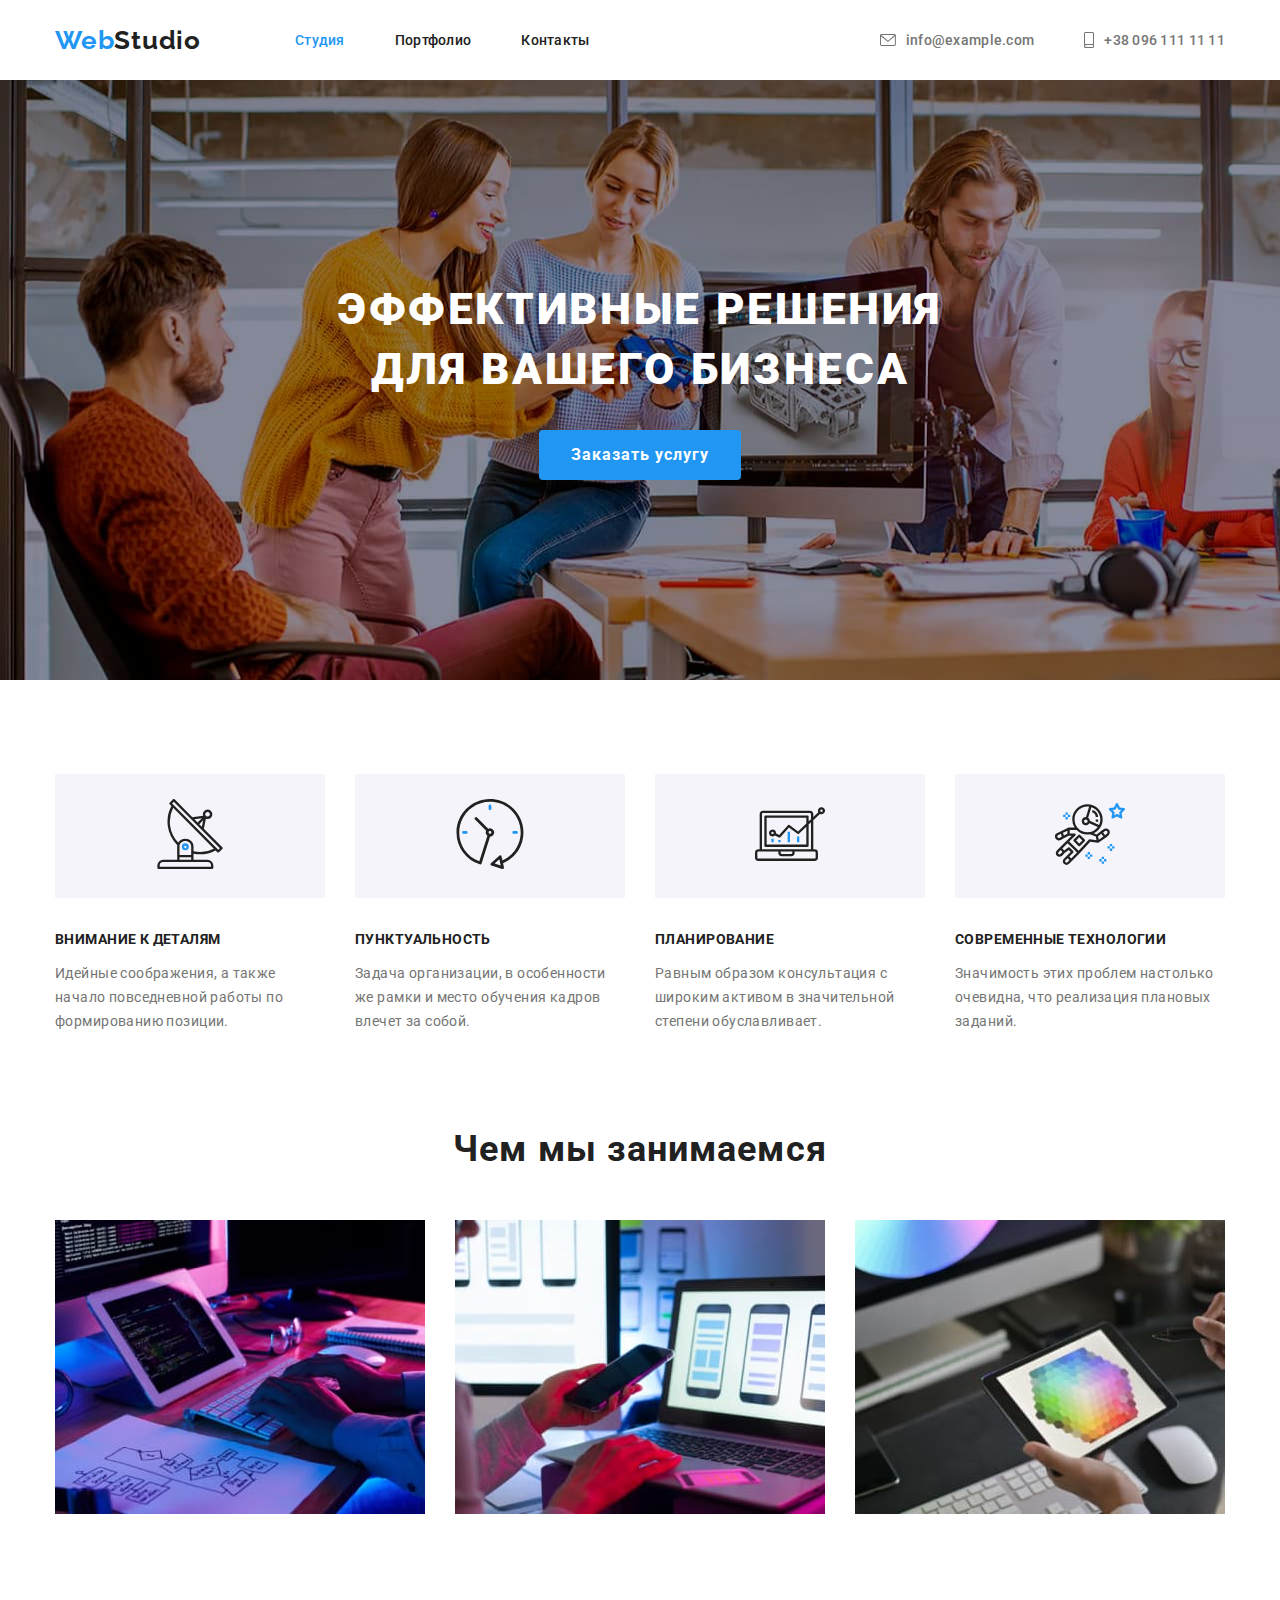
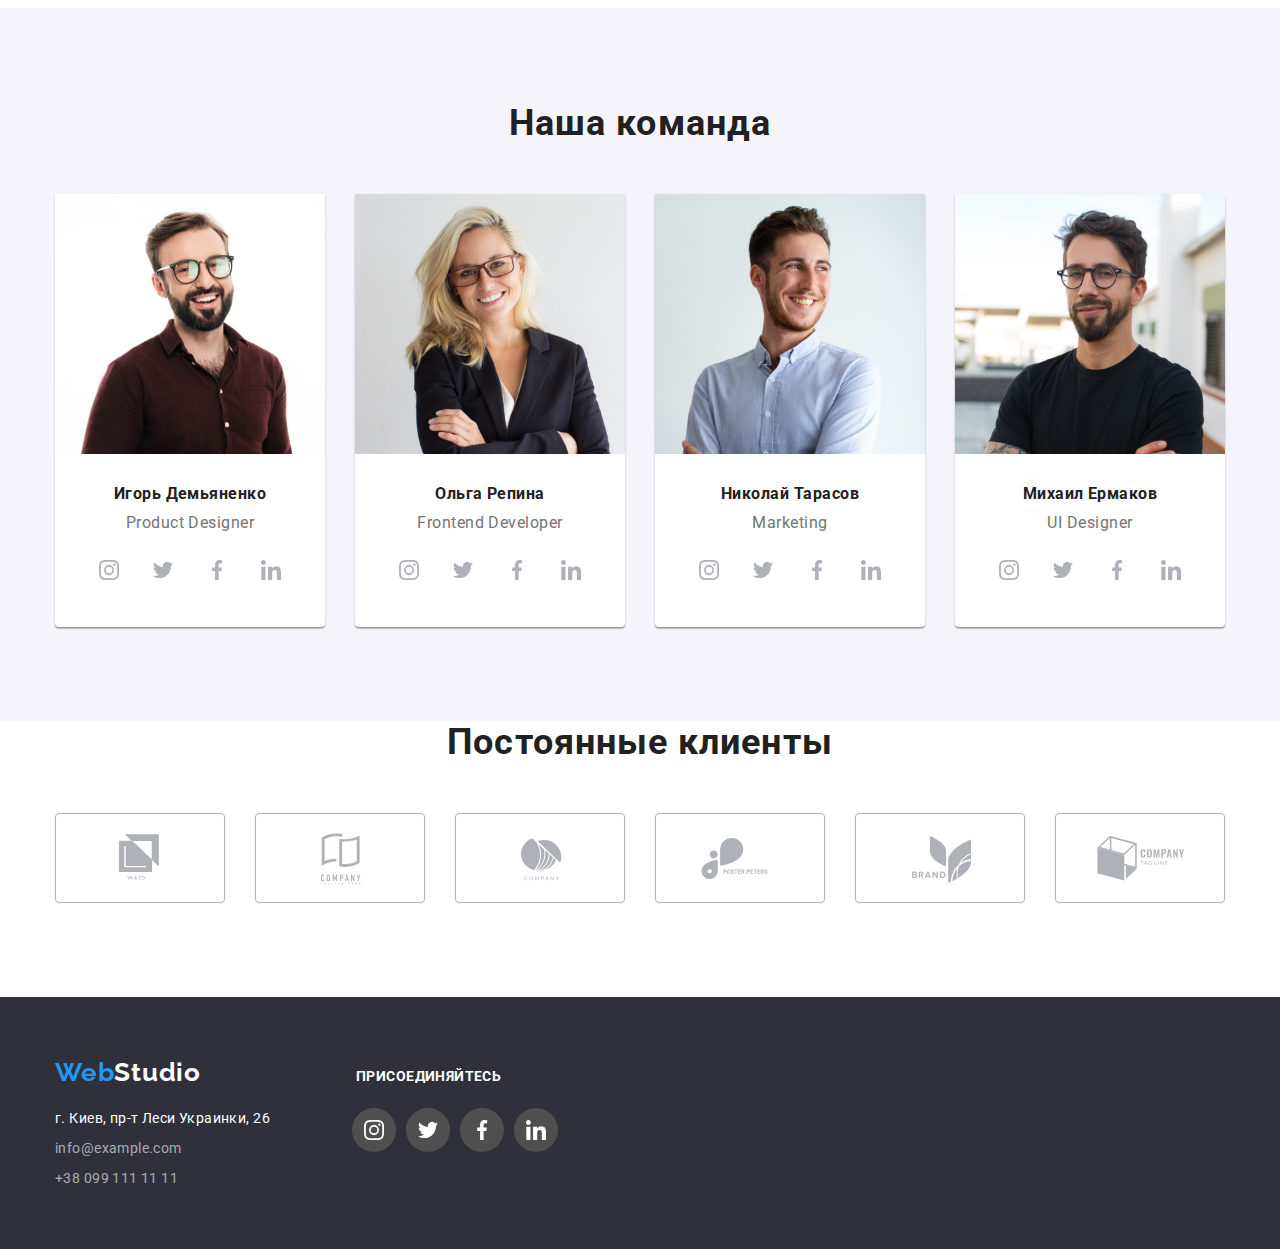
<file: index.html>
<!DOCTYPE html>
<html lang="ru">

<head>
    <meta charset="UTF-8">
    <meta name="viewport" content="width=device-width, initial-scale=1.0">
    <title>Главная</title>
    <link rel="preconnect" href="https://fonts.gstatic.com">
    <link href="https://fonts.googleapis.com/css2?family=Raleway:wght@700&family=Roboto:wght@400;500;700;900&display=swap"
        rel="stylesheet">
    <link rel="stylesheet" href="https://cdnjs.cloudflare.com/ajax/libs/modern-normalize/1.0.0/modern-normalize.min.css">    
    <link rel="stylesheet" href="./css/style.css">
</head>

<body class="full-document">
    
    <!--шапка-->
<header class="header">
    <div class="container header-items">
    <nav class="header-logo">
        <a class="logo" href="./index.html"> <span class="logo-span">Web</span>Studio</a>
        <ul class="header-nav">
            <li class="item"><a class="current" href="./index.html">Студия</a></li>
            <li class="item"><a href="./portfolio.html">Портфолио</a></li>
            <li class="item"><a href="#contact">Контакты</a></li>
        </ul>
    </nav>
    <ul class="contacts-header">
            <li class="item">
                <a class="contacts-icon" href="mailto:info@example.com">
                <svg class="envelope-icon" width="16" height="12">
                    <use href="./images/icons/svg-def-true.svg#icon-envelope"></use>
                </svg>
                 info@example.com
                </a>
            </li>
        <li class="item">
               <a class="contacts-icon" href="tel:+380961111111">
               <svg class="smartphone-icon" width="10" height="16">
                   <use href="./images/icons/svg-def-true.svg#icon-smartphone"></use>
               </svg>
               +38 096 111 11 11
               </a>
            </li>
            </ul>
    </div>
</header>

<!--раздел №1-->
<main>
    <section class="hero">
        <div class="container hero-container">
        <h1 class="hero-title">Эффективные решения для вашего бизнеса</h1>
        <a href="#">Заказать услугу</a>
        </div>
    </section>
    
    

 <!--раздел №2-->
    <section class="features">
        <div class="container">
        <h2 class="visuallyhidden">Наши главные преимущества</h2>
        <ul class="features-list">
            <li class="item">
                <div class="features-icon">
                <svg width="70" height="70">
                    <use href="./images/icons/svg-def-true.svg#icon-antenna"></use>
                </svg>
                </div>
                <h3 class="features-title">
                    Внимание к деталям
                </h3>
                <p>
                    Идейные соображения, а также начало повседневной работы по формированию позиции.
                </p>
            </li>
            <li class="item">
                <div class="features-icon">
                    <svg width="70" height="70">
                        <use href="./images/icons/svg-def-true.svg#icon-clock"></use>
                    </svg>
                </div>
                <h3 class="features-title">
                    Пунктуальность
                </h3>
                <p>
                    Задача организации, в особенности же рамки и место обучения кадров влечет за собой.
                </p>
            </li>
            <li class="item">
                <div class="features-icon">
                    <svg width="70" height="70">
                        <use href="./images/icons/svg-def-true.svg#icon-diagram"></use>
                    </svg>
                </div>
                <h3 class="features-title">
                    Планирование
                </h3>
                <p>
                    Равным образом консультация с широким активом в значительной степени обуславливает.
                </p>
            </li>
            <li class="item">
                <div class="features-icon">
                    <svg width="70" height="70">
                        <use href="./images/icons/svg-def-true.svg#icon-astronaut"></use>
                    </svg>
                </div>
                <h3 class="features-title">
                    Современные технологии
                </h3>
                <p>
                    Значимость этих проблем настолько очевидна, что реализация плановых заданий.
                </p>                    
            </li>
        </ul>
        </div>
    </section>

<!--раздел №3-->
    <section class="visual-features">
        <div class="container">
        <h2>
            Чем мы занимаемся
        </h2>
        <ul class="visual-items">
        <li class="item">
            <img src="./images/box1.jpg" alt="Рабочее место с клавиатурой и планшетом">
        </li>
        <li class="item">
            <img src="./images/box2.jpg" alt="Рабочее место с ноутбуком и смартфоном">
        </li>
        <li class="item">
            <img src="./images/box3.jpg" alt="Рабочее место с планшетом и стилусом">
        </li>
        </ul>
        </div>
    </section>
    
<!--раздел №4-->
    <section class="team">
        <div class="container">
        <h2>
            Наша команда
        </h2>
        <ul class="team-list">
            <li class="item">
                <img src="./images/team-card1.jpg" width="270" alt="product manager">
                    <h3 class= "team-member">Игорь Демьяненко</h3>
                    <p class="team-profession">Product Designer</p>
                    <div class="team-icon">
                        <a class="icon" href="https://www.instagram.com" target="_blank">
                            <svg width="44" height="44">
                              <use href="./images/icons/svg-def-true.svg#icon-instagram"></use>
                            </svg>
                        </a>
                        <a class="icon" href="https://www.twitter.com" target="_blank">
                            <svg width="44" height="44">
                              <use href="./images/icons/svg-def-true.svg#icon-twitter"></use>
                        </svg>
                        </a>
                        <a class="icon" href="https://www.facebook.com" target="_blank">
                            <svg width="44" height="44">
                              <use href="./images/icons/svg-def-true.svg#icon-facebook"></use>
                            </svg>
                        </a>
                        <a class="icon" href="https://www.linkedin.com" target="_blank">
                        <svg class="icon" width="44" height="44">
                            <use href="./images/icons/svg-def-true.svg#icon-linkedin"></use>
                        </svg>
                        </a>
                    </div>
            </li>
              <li class="item">   
                <img src="./images/team-card2.jpg" width="270" alt="frontend developer">
                <h3 class= "team-member">Ольга Репина</h3>
                <p class="team-profession">Frontend Developer</p>
                <div class="team-icon">
                    <a class="icon" href="https://www.instagram.com" target="_blank">
                        <svg width="44" height="44">
                            <use href="./images/icons/svg-def-true.svg#icon-instagram"></use>
                        </svg>
                    </a>
                    <a class="icon" href="https://www.twitter.com" target="_blank">
                        <svg width="44" height="44">
                            <use href="./images/icons/svg-def-true.svg#icon-twitter"></use>
                        </svg>
                    </a>
                    <a class="icon" href="https://www.facebook.com" target="_blank">
                        <svg width="44" height="44">
                            <use href="./images/icons/svg-def-true.svg#icon-facebook"></use>
                        </svg>
                    </a>
                    <a class="icon" href="https://www.linkedin.com" target="_blank">
                        <svg class="icon" width="44" height="44">
                            <use href="./images/icons/svg-def-true.svg#icon-linkedin"></use>
                        </svg>
                    </a>
                </div>
            </li>
            <li class="item">
                <img src="./images/team-card3.jpg" width="270" alt="marketing">
                <h3 class= "team-member">Николай Тарасов</h3>
                <p class="team-profession">Marketing</p>
                <div class="team-icon">
                    <a class="icon" href="https://www.instagram.com" target="_blank">
                        <svg width="44" height="44">
                            <use href="./images/icons/svg-def-true.svg#icon-instagram"></use>
                        </svg>
                    </a>
                    <a class="icon" href="https://www.twitter.com" target="_blank">
                        <svg width="44" height="44">
                            <use href="./images/icons/svg-def-true.svg#icon-twitter"></use>
                        </svg>
                    </a>
                    <a class="icon" href="https://www.facebook.com" target="_blank">
                        <svg width="44" height="44">
                            <use href="./images/icons/svg-def-true.svg#icon-facebook"></use>
                        </svg>
                    </a>
                    <a class="icon" href="https://www.linkedin.com" target="_blank">
                        <svg class="icon" width="44" height="44">
                            <use href="./images/icons/svg-def-true.svg#icon-linkedin"></use>
                        </svg>
                    </a>
                </div>
            </li>
            <li class="item">
                <img src="./images/team-card4.jpg" width="270" alt="ui designer">
                <h3 class= "team-member">Михаил Ермаков</h3>
                <p class="team-profession">UI Designer</p>
                <div class="team-icon">
                    <a class="icon" href="https://www.instagram.com" target="_blank">
                        <svg width="44" height="44">
                            <use href="./images/icons/svg-def-true.svg#icon-instagram"></use>
                        </svg>
                    </a>
                    <a class="icon" href="https://www.twitter.com" target="_blank">
                        <svg width="44" height="44">
                            <use href="./images/icons/svg-def-true.svg#icon-twitter"></use>
                        </svg>
                    </a>
                    <a class="icon" href="https://www.facebook.com" target="_blank">
                        <svg width="44" height="44">
                            <use href="./images/icons/svg-def-true.svg#icon-facebook"></use>
                        </svg>
                    </a>
                    <a class="icon" href="https://www.linkedin.com" target="_blank">
                        <svg class="icon" width="44" height="44">
                            <use href="./images/icons/svg-def-true.svg#icon-linkedin"></use>
                        </svg>
                    </a>
                </div>
            </li>
        </ul>
        </div>
    </section>
    <section class="clients">
        <div class="container">
            <h2>Постоянные клиенты</h2>
            <ul class="client-list">
                <li>
                    <a class="client client-1" href="" target="_blank">
                        <svg width="44" height="49">
                            <use href="./images/icons/svg-def-true.svg#icon-client-1"></use>
                        </svg>
                    </a>
                </li>
                <li>
                    <a class="client client-2" href="" target="_blank">
                        <svg width="40" height="52">
                            <use href="./images/icons/svg-def-true.svg#icon-client-2"></use>
                        </svg>
                    </a>
                </li>
                <li>
                    <a class="client client-3" href="" target="_blank">
                        <svg width="41" height="43">
                            <use href="./images/icons/svg-def-true.svg#icon-client-3"></use>
                        </svg>
                    </a>
                </li>
                <li>
                    <a class="client client-4" href="" target="_blank">
                        <svg width="80" height="42">
                            <use href="./images/icons/svg-def-true.svg#icon-client-4"></use>
                        </svg>
                    </a>
                </li>
                <li>
                    <a class="client client-5" href="" target="_blank">
                        <svg width="59" height="47">
                            <use href="./images/icons/svg-def-true.svg#icon-client-5"></use>
                        </svg>
                    </a>
                </li>
                <li>
                    <a class="client client-6" href="" target="_blank">
                        <svg width="88" height="45">
                            <use href="./images/icons/svg-def-true.svg#icon-client-6"></use>
                        </svg>
                    </a>
                </li>
            </ul>
        </div>
    </section>   
</main>

<!--подвал-->
<footer class="footer">
    <div class="container">
        <div class="footer-flex">
            <a class="logo-footer" href="./index.html"><span class="logo-span">Web</span>Studio</a>
            <h3 class="footer-join">Присоединяйтесь</h3>
        </div>
        <div class="address-flex">
        <address class="footer-address">
            <ul class="footer-list">
                <li class="item">
                    <a class="address" id="contact" href="#">г. Киев, пр-т Леси Украинки, 26</a>
                </li>
                <li class="item">
                    <a href="mailto:info@example.com">info@example.com</a>
                </li>
                <li class="item">
                    <a href="tel:+380991111111">+38 099 111 11 11</a>
                </li>
            </ul>
        </address>
        <ul class="footer-icons">
            <li class="item">
        <a class="icon" href="https://www.instagram.com" target="_blank">
            <svg width="44" height="44">
                <use href="./images/icons/svg-def-true.svg#icon-instagram"></use>
            </svg>
        </a>
            </li>
            <li class="item">
        <a class="icon" href="https://www.twitter.com" target="_blank">
            <svg width="44" height="44">
                <use href="./images/icons/svg-def-true.svg#icon-twitter"></use>
            </svg>
        </a>
            </li>
            <li class="item">
        <a class="icon" href="https://www.facebook.com" target="_blank">
            <svg width="44" height="44">
                <use href="./images/icons/svg-def-true.svg#icon-facebook"></use>
            </svg>
        </a>
            </li>
            <li class="item">
        <a class="icon" href="https://www.linkedin.com" target="_blank">
            <svg width="44" height="44">
                <use href="./images/icons/svg-def-true.svg#icon-linkedin"></use>
            </svg>
        </a>
            </li>
        </ul>
        </div>
        </div>
</footer>
</body>
</html>
</file>
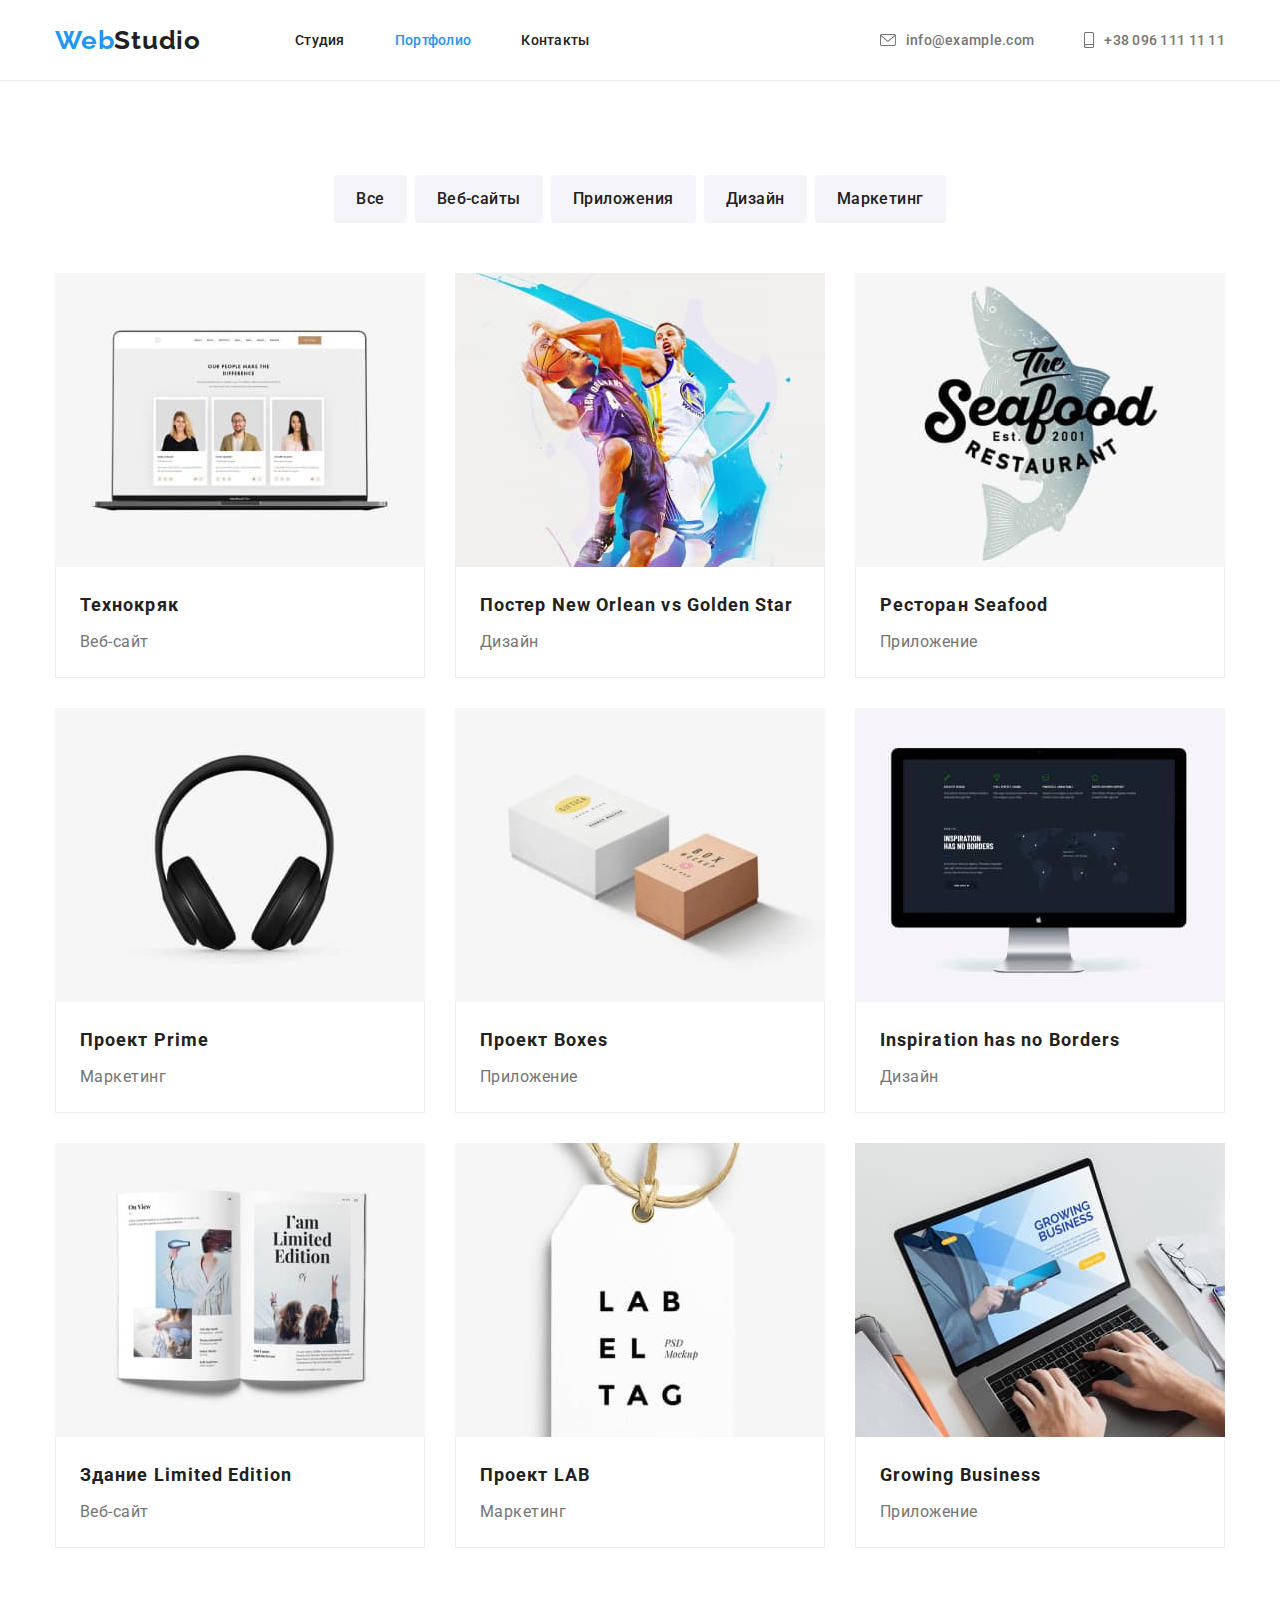
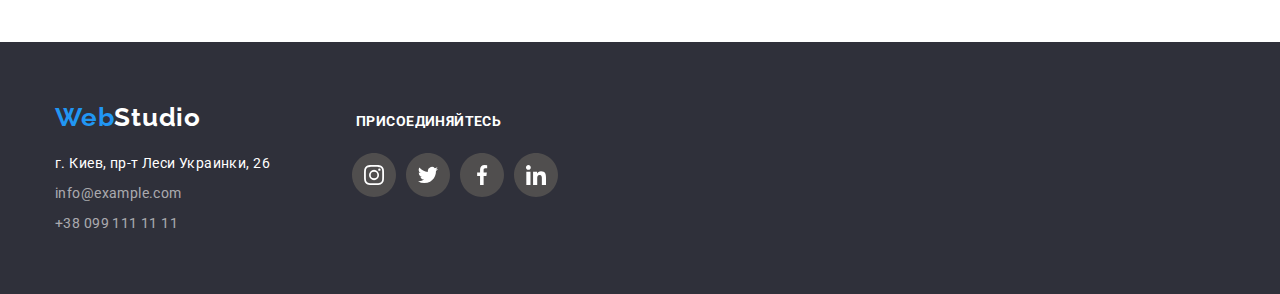
<file: portfolio.html>
<!DOCTYPE html>
<html lang="ru">

<head>
    <meta charset="UTF-8">
      <meta name="viewport" content="width=device-width, initial-scale=1.0">
    <link rel="preconnect" href="https://fonts.gstatic.com">
    <link href="https://fonts.googleapis.com/css2?family=Raleway:wght@700&family=Roboto:wght@400;500;700;900&display=swap"
        rel="stylesheet">
        <title>Портфолио</title>
          <link rel="stylesheet" href="https://cdnjs.cloudflare.com/ajax/libs/modern-normalize/1.0.0/modern-normalize.min.css"> 
          <link rel="stylesheet" href="./css/style.css">
</head>

<body class="body-portfolio">   
<!--шапка-->
<header class="header-portfolio">
    <div class="container header-items">
        <nav class="header-logo">
            <a class="logo" href="./index.html"> <span class="logo-span">Web</span>Studio</a>
            <ul class="header-nav">
            <li class="item"><a href="./index.html">Студия</a></li>
            <li class="item"><a class="current" href="./portfolio.html">Портфолио</a></li>
            <li class="item"><a href="#contact">Контакты</a></li>
        </ul>
    </nav>
    <ul class="contacts-header">
        <li class="item">
            <a class="contacts-icon" href="mailto:info@example.com">
                <svg class="envelope-icon" width="16" height="12">
                    <use href="./images/icons/svg-def-true.svg#icon-envelope"></use>
                </svg>
                info@example.com
            </a>
        </li>
        <li class="item">
            <a class="contacts-icon" href="tel:+380961111111">
                <svg class="smartphone-icon" width="10" height="16">
                    <use href="./images/icons/svg-def-true.svg#icon-smartphone"></use>
                </svg>
                +38 096 111 11 11
            </a>
        </li>
    </ul>
    </div>
  </header>

<!--контент-->
<main>
  <section class="portfolio">
    <div class="container">
        <h1 class="visuallyhidden">Портфолио</h1>
            <ul class="portfolio-filter">
                <li class="item"><a href="#">Все</a></li>
                <li class="item"><a href="#">Веб-сайты</a></li>
                <li class="item"><a href="#">Приложения</a></li>
                <li class="item"><a href="#">Дизайн</a></li>
                <li class="item"><a href="#">Маркетинг</a></li>
            </ul>
                <ul class="portfolio-list">
            <li class="item">
                <a class="link" href="">
                <img src="./images/project1.jpg" alt="Веб-сайт">
                <div class="portfolio-content">
                <h2 class="portfolio-title">Технокряк</h2>
                <p class="portfolio-service">Веб-сайт</p>
                </div>
                </a>
            </li>
            <li class="item">
                <a href="">
                <img src="./images/project2.jpg" alt="Дизайн">
                <div class="portfolio-content">
                <h2 class="portfolio-title">Постер New Orlean vs Golden Star</h2>
                <p class="portfolio-service">Дизайн</p>
                </div>
                </a>
            </li>
            <li class="item">
                <a href="">
                <img src="./images/project3.jpg" alt="Приложение">
                <div class="portfolio-content">
                <h2 class="portfolio-title">Ресторан Seafood</h2>
                <p class="portfolio-service">Приложение</p>
                </div>
                </a>
            </li>
            <li class="item">
                <a href="">
                <img src="./images/project4.jpg" alt="Маркетинг">
                <div class="portfolio-content">
                <h2 class="portfolio-title">Проект Prime</h2>
                <p class="portfolio-service">Маркетинг</p>
                </div>
                </a>
            </li>
            <li class="item">
                <a href="">
                <img src="./images/project5.jpg" alt="Приложение">
                <div class="portfolio-content">
                <h2 class="portfolio-title">Проект Boxes</h2>
                <p class="portfolio-service">Приложение</p>
                </div>
                </a>
            </li>
            <li class="item">
                <a href="">
                <img src="./images/project6.jpg" alt="Веб-сайт">
                <div class="portfolio-content">
                <h2 class="portfolio-title">Inspiration has no Borders</h2>
                <p class="portfolio-service">Дизайн</p>
                </div>
                </a>
            </li>
            <li class="item">
                <a href="">
                <img src="./images/project7.jpg" alt="Дизайн">
                <div class="portfolio-content">
                <h2 class="portfolio-title">Здание Limited Edition</h2>
                <p class="portfolio-service">Веб-сайт</p>
                </div>
                </a>
            </li>
            <li class="item">
                <a href="">
                <img src="./images/project8.jpg" alt="Маркетинг">
                <div class="portfolio-content">
                <h2 class="portfolio-title">Проект LAB</h2>
                <p class="portfolio-service">Маркетинг</p>
                </div>
                </a>
            </li>
            <li class="item">
                <a href="">
                <img src="./images/project9.jpg" alt="Приложение">
                <div class="portfolio-content">
                <h2 class="portfolio-title">Growing Business</h2>
                <p class="portfolio-service">Приложение</p>
                </div>
                </a>
            </li>
        </ul>
    </div>
  </section>
</main>

<!--подвал-->
<footer class="footer">
    <div class="container">
        <div class="footer-flex">
            <a class="logo-footer" href="./index.html"><span class="logo-span">Web</span>Studio</a>
            <h3 class="footer-join">Присоединяйтесь</h3>
        </div>
        <div class="address-flex">
            <address class="footer-address">
                <ul class="footer-list">
                    <li class="item">
                        <a class="address" id="contact" href="#">г. Киев, пр-т Леси Украинки, 26</a>
                    </li>
                    <li class="item">
                        <a href="mailto:info@example.com">info@example.com</a>
                    </li>
                    <li class="item">
                        <a href="tel:+380991111111">+38 099 111 11 11</a>
                    </li>
                </ul>
            </address>
            <ul class="footer-icons">
                <li class="item">
                    <a class="icon" href="https://www.instagram.com" target="_blank">
                        <svg width="44" height="44">
                            <use href="./images/icons/svg-def-true.svg#icon-instagram"></use>
                        </svg>
                    </a>
                </li>
                <li class="item">
                    <a class="icon" href="https://www.twitter.com" target="_blank">
                        <svg width="44" height="44">
                            <use href="./images/icons/svg-def-true.svg#icon-twitter"></use>
                        </svg>
                    </a>
                </li>
                <li class="item">
                    <a class="icon" href="https://www.facebook.com" target="_blank">
                        <svg width="44" height="44">
                            <use href="./images/icons/svg-def-true.svg#icon-facebook"></use>
                        </svg>
                    </a>
                </li>
                <li class="item">
                    <a class="icon" href="https://www.linkedin.com" target="_blank">
                        <svg width="44" height="44">
                            <use href="./images/icons/svg-def-true.svg#icon-linkedin"></use>
                        </svg>
                    </a>
                </li>
            </ul>
        </div>
    </div>
</footer>
</body>

</html>
</file>
<file: css/style.css>
/* цветовые настройки для переменной */
:root {
  --primary-text-color: #212121;
  --second-text-color: #757575;
  --accent-color: #2196f3;
  --primary-white-color: #ffffff;
  --primari-black-color: #000000;
  --background-color: #f5f4fa;
  --secondary-background-color: #2f303a;
}

/* общие настройки стиля текста*/
* {
  list-style: none;
  text-decoration: none;
  font-family: "roboto", sans-serif;
  color: var(--primary-text-color);
}

/*контейнер*/
.container {
  width: 1200px;
  padding-left: 15px;
  padding-right: 15px;
  margin-left: auto;
  margin-right: auto;
  /* outline: 2px solid orange; */
}

/*шапка*/

/*отступы в шапке*/

.header-items {
  display: flex;
  align-items: center;
}

.header-logo {
  display: flex;
  align-items: center;
}

.logo {
  font-family: "Raleway";
  font-style: normal;
  font-weight: bold;
  font-size: 26px;
  line-height: 1.19;
  letter-spacing: 0.03em;
  color: var(--primary-black-color);
}

.logo-span {
  font-family: "Raleway";
  color: var(--accent-color);
}

.header-nav .item:not(:last-child) {
  margin-right: 50px;
}

.header-nav {
  display: flex;
  margin: 0 0 0 94px;
  padding: 32px 0;

  color: var(--primary-text-color);
  font-size: 14px;
  font-weight: 500;
  line-height: 1.17;
  letter-spacing: 0.02em;
}

.header-nav a:hover,
.header-nav a:focus,
.contacts-header a:hover,
.contacts-header a:focus,
.current {
  color: var(--accent-color);
}

.contacts-header {
  display: flex;
  margin: 0 0 0 auto;
  padding: 0;

  font-weight: 500;
  font-size: 14px;
  line-height: 1.17;
  letter-spacing: 0.02em;
}

.contacts-header a {
  color: var(--second-text-color);
  justify-content: center;
  align-items: center;
}

.contacts-header .item + .item {
  margin-left: 50px;
}

.envelope-icon,
.smartphone-icon {
  margin-right: 10px;
}

.contacts-icon {
  display: flex;
}

.contacts-icon:hover,
.contacts-icon:focus {
  --color4: var(--accent-color);
}
.envelope-icon {
  background-size: contain;
}
/*герой-контейнер*/

.hero {
  width: 100%;
  background-color: #c4c4c4;
  background-image: url(../images/hero.jpg);
  background-repeat: no-repeat;
  background-size: cover;

  text-align: center;
  padding-top: 200px;
  padding-bottom: 200px;
}

.hero-title {
  width: 696px;
  margin: 0px auto 30px;
  padding: 0;

  color: var(--primary-white-color);

  font-weight: 900;
  font-size: 44px;
  line-height: 1.36;
  letter-spacing: 0.06em;
  text-transform: uppercase;
  text-align: center;
}

.hero a {
  display: inline-block;
  height: 50px;
  min-width: 200px;
  padding: 10px 32px;
  border-radius: 4px;

  color: var(--primary-white-color);
  background-color: var(--accent-color);

  font-weight: bold;
  font-size: 16px;
  line-height: 1.875;
  align-items: center;
  letter-spacing: 0.06em;
}

/* раздел - особенности */
.features {
  padding-top: 94px;
  padding-bottom: 94px;
}

.visuallyhidden {
  position: absolute;
  width: 1px;
  height: 1px;
  margin: -1px;
  border: 0;
  padding: 0;
  white-space: nowrap;
  clip-path: inset(100%);
  clip: rect(0 0 0 0);
  overflow: hidden;
}

.features-icon {
  background-color: var(--background-color);
  padding: 25px 100px;
  margin-bottom: 30px;
}

.features-list {
  display: flex;

  margin: 0;
  padding: 0;
}
.features-list .item + .item {
  margin-left: 30px;
}

.features-list .item {
  width: 270px;
}

.features-list p {
  margin: 0;
  color: var(--second-text-color);
  font-size: 14px;
  line-height: 1.71;
  letter-spacing: 0.03em;
}

.features-title {
  padding: 0;
  margin: 0 0 10px;
  font-weight: bold;
  font-size: 14px;
  line-height: 1.71;
  letter-spacing: 0.03em;
  text-transform: uppercase;
}

/*раздел - чем мы занимаемся*/
.visual-features {
  padding-bottom: 94px;
}

.visual-features h2 {
  margin: 0 0 50px;
  font-weight: bold;
  font-size: 36px;
  line-height: 1.17;
  text-align: center;
  letter-spacing: 0.03em;
}

.visual-items {
  margin: 0;
  padding: 0;
  display: flex;
}

.visual-items img {
  display: block;
}

.visual-items .item + .item {
  margin-left: 30px;
}

/*наша команда*/
.team {
  background-color: var(--background-color);
  padding-top: 94px;
  padding-bottom: 94px;
}

.team-list {
  display: flex;
  margin: 0;
  padding: 0;
}

.team-list img {
  display: block;
  margin-bottom: 30px;
}

.team-list .item {
  background-color: var(--primary-white-color);
  box-shadow: 0px 1px 3px rgba(0, 0, 0, 0.12), 0px 1px 1px rgba(0, 0, 0, 0.14),
    0px 2px 1px rgba(0, 0, 0, 0.2);
  border-radius: 0px 0px 4px 4px;
}

.team-list .item + .item {
  margin-left: 30px;
}

.team h2 {
  margin-top: 0;
  margin-bottom: 50px;
  font-weight: bold;
  font-size: 36px;
  line-height: 1.17;
  text-align: center;
  letter-spacing: 0.03em;
}

.team-member {
  margin: 0 0 10px;

  font-weight: bold;
  font-size: 16px;
  line-height: 1.19;
  text-align: center;
  letter-spacing: 0.03em;
}

.team-profession {
  margin: 0 0 16px;

  font-size: 16px;
  line-height: 1.19;
  text-align: center;
  letter-spacing: 0.03em;
  color: var(--second-text-color);
}

.team-icon {
  display: flex;
  padding: 0px 32px 30px;
}

.team-icon .icon + .icon {
  margin-left: 10px;
}

.team-icon .icon:focus,
.team-icon .icon:hover {
  --color3: var(--primary-white-color);
  --color5: var(--accent-color);
}

/* постоянные клиенты */
.clients h2 {
  margin: 0 0 50px;

  font-weight: bold;
  font-size: 36px;
  line-height: 1.17;
  text-align: center;
  letter-spacing: 0.03em;
}

.client-list {
  display: flex;
  justify-content: center;
  align-items: center;
  margin: 0;
  padding: 0 0 94px;
}

.client {
  width: 170px;
  height: 90px;
  max-width: 100%;
  box-sizing: border-box;
  border-radius: 4px;
  border: 1px solid rgb(175, 177, 184);
}

.client-1 {
  padding: 20px 63px 21px;
  margin-right: 30px;
}

.client-2 {
  padding: 19px 65px 19px;
  margin-right: 30px;
}

.client-3 {
  padding: 24px 64px 23px 65px;
  margin-right: 30px;
}

.client-4 {
  padding: 24px 45px 24px;
  margin-right: 30px;
}

.client-5 {
  padding: 22px 55px 21px 56px;
  margin-right: 30px;
}

.client-6 {
  padding: 22px 41px 23px;
}

.client-list a {
  display: inline-block;
}

.client-list a:hover,
.client-list a:focus {
  --color3: var(--accent-color);
  border-color: var(--accent-color);
}

/* подвал */
.footer {
  background-color: var(--secondary-background-color);
  padding-top: 60px;
  padding-bottom: 60px;
}

.logo-footer {
  display: inline-block;
  margin: 0 0 20px;

  font-family: Raleway;
  font-style: normal;
  font-weight: bold;
  font-size: 26px;
  line-height: 1.19;
  letter-spacing: 0.03em;
  color: var(--primary-white-color);
}

.footer-address a {
  color: rgba(255, 255, 255, 0.6);
  font-size: 14px;
  font-weight: 400;
  line-height: 1.5;
  letter-spacing: 0.03em;
  font-style: normal;
}

.footer-list {
  margin: 0 82px 0 0;
  padding: 0;
}

.footer-list .item:not(:last-child) {
  margin-bottom: 9px;
}

.footer-address a:hover,
.footer-address a:focus {
  color: var(--accent-color);
}

.footer-address .address {
  color: var(--primary-white-color);
}
.address:hover,
.address:focus {
  color: var(--accent-color);
}

.footer-flex {
  display: flex;
  align-items: baseline;
}

.footer-join {
  margin-bottom: 20px;
  margin-left: 155px;
  margin-top: 0px;

  color: var(--primary-white-color);

  font-weight: bold;
  font-size: 14px;
  line-height: 1.14;
  letter-spacing: 0.03em;
  text-transform: uppercase;
}

.address-flex {
  display: flex;
}

.footer-icons {
  display: flex;
  margin: 0;
  padding: 0;
}

.footer-icons .item + .item {
  margin-left: 10px;
}

.footer-icons .icon {
  --color3: var(--primary-white-color);
  --color5: #504e4e;
}

.footer-icons .icon:hover,
.footer-icons .icon:focus {
  --color5: var(--accent-color);
}

/* <-------страница-портфолио---------> */

/* навигация */

.portfolio-filter a {
  display: inline-block;
  padding: 11px 22px;
  border-radius: 4px;

  font-weight: 500;
  font-size: 16px;
  line-height: 1.62;
  text-align: center;
  letter-spacing: 0.03em;
  background-color: var(--background-color);
}

.portfolio-filter .item + .item {
  margin-left: 8px;
}

.portfolio-filter {
  display: flex;
  justify-content: center;
  padding: 0;
  margin: 0 0 50px;
}

.header-portfolio {
  border-bottom: 1px solid #ececec;
}

/*портфолио контент*/

.portfolio {
  padding-top: 94px;
  padding-bottom: 94px;
}

.portfolio-filter a:hover,
.portfolio-filter a:focus {
  background-color: var(--accent-color);
  color: var(--primary-white-color);
  box-shadow: 0px 3px 1px rgba(0, 0, 0, 0.1), 0px 1px 2px rgba(0, 0, 0, 0.08),
    0px 2px 2px rgba(0, 0, 0, 0.12);
}

.portfolio-content {
  padding: 20px 24px;
  border: 1px solid #eeeeee;
  border-top: 0;
}

.portfolio-title {
  margin: 0 0 4px;
  padding: 0;
  font-weight: 700;
  font-size: 18px;
  line-height: 2;
  letter-spacing: 0.06em;
}

.portfolio-service {
  margin: 0;
  padding: 0;

  font-size: 16px;
  line-height: 1.87;
  letter-spacing: 0.03em;
  color: var(--second-text-color);
}

.portfolio-list {
  display: flex;
  flex-wrap: wrap;
  padding: 0;
  margin-top: 0;
  margin-bottom: 0;
}

.portfolio-list .item {
  width: 370px;
}

.portfolio-list .item:not(:nth-child(3n)) {
  margin-right: 30px;
}

.portfolio-list .item:not(:nth-last-child(-n + 3)) {
  margin-bottom: 30px;
}

.portfolio-list img {
  display: block;
}

.portfolio-list .item:hover,
.portfolio-list .item:focus {
  box-shadow: 0px 1px 1px rgba(0, 0, 0, 0.12), 0px 4px 4px rgba(0, 0, 0, 0.06),
    1px 4px 6px rgba(0, 0, 0, 0.16);
}
</file>
